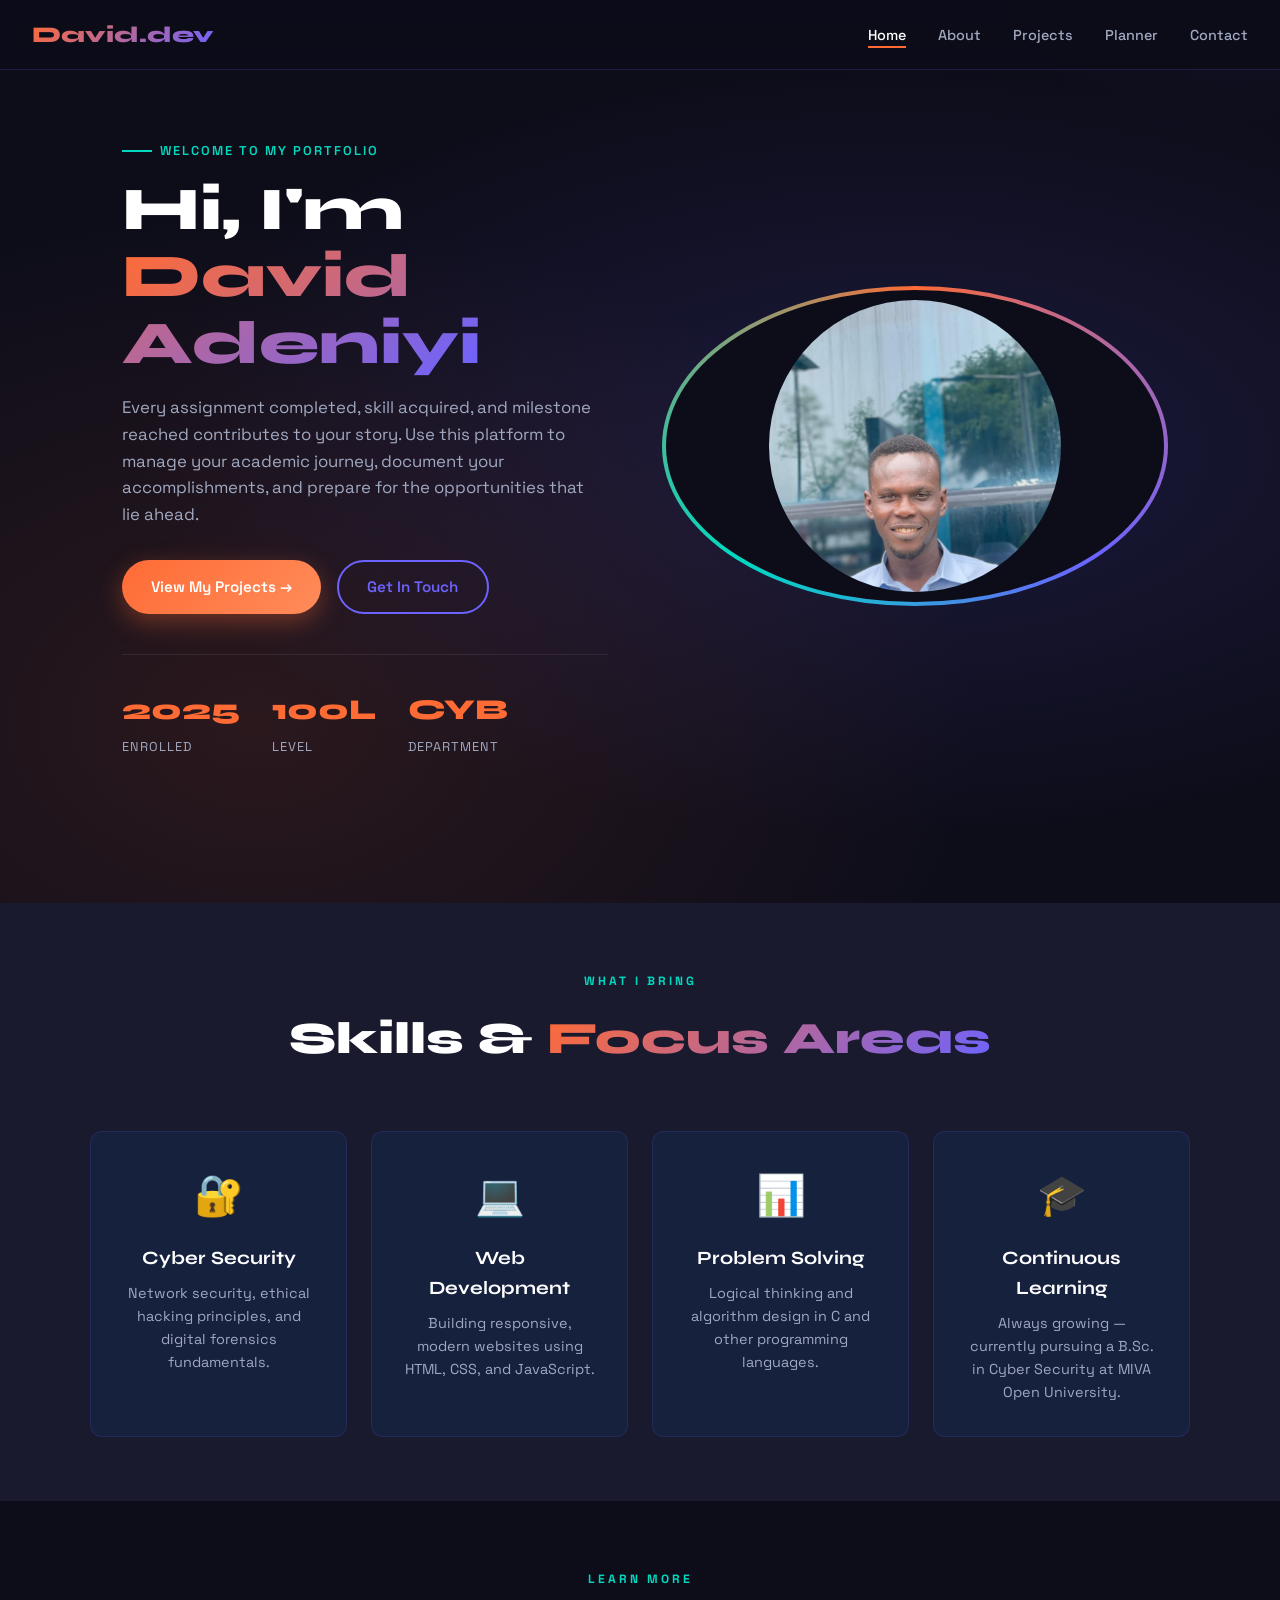
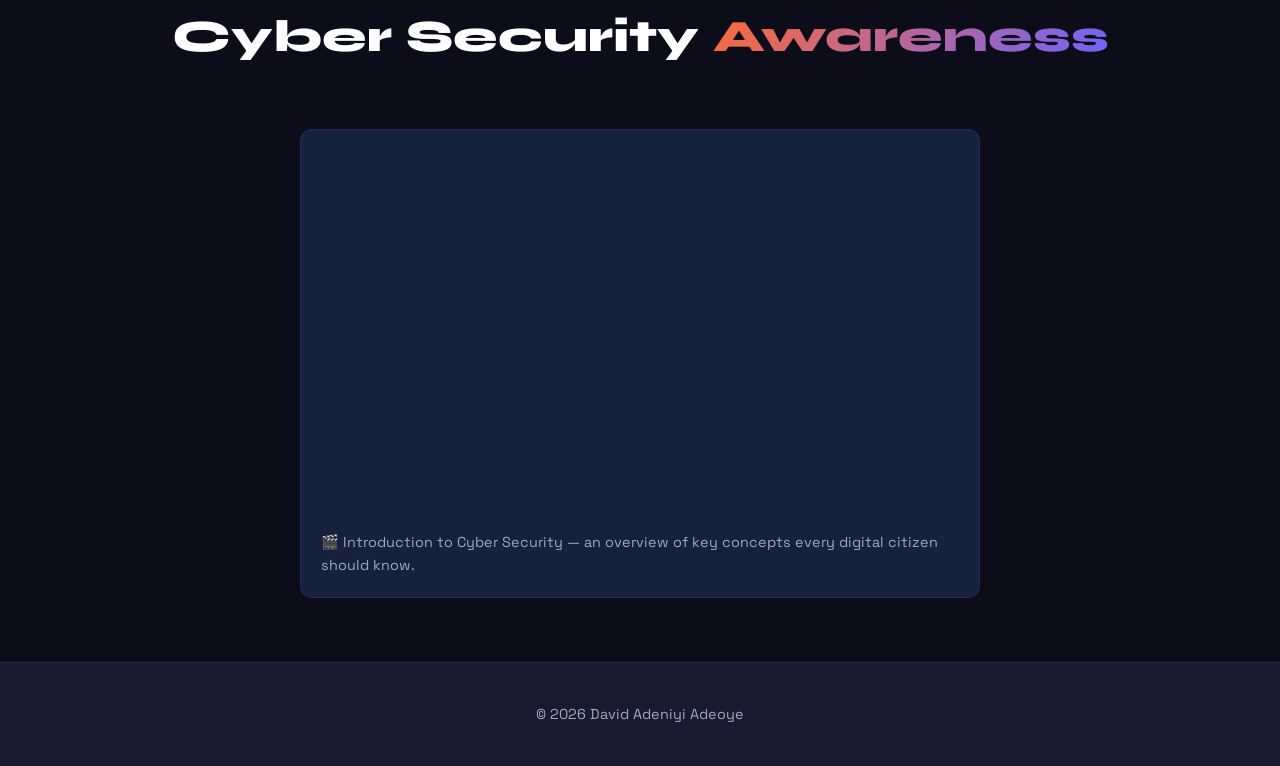
<file: index.html>
<!DOCTYPE html>
<html lang="en">
<head>
  <meta charset="UTF-8" />
  <meta name="viewport" content="width=device-width, initial-scale=1.0" />
  <title>David Adeniyi Adeoye | Portfolio</title>
  <link rel="stylesheet" href="css/style.css" />
</head>
<body>

  <!-- NAV -->
  <nav>
    <a href="index.html" class="nav-logo">David.dev</a>
    <ul class="nav-links">
      <li><a href="index.html">Home</a></li>
      <li><a href="about.html">About</a></li>
      <li><a href="projects.html">Projects</a></li>
      <li><a href="planner.html">Planner</a></li>
      <li><a href="contact.html">Contact</a></li>
    </ul>
    <button class="hamburger" aria-label="Toggle menu">
      <span></span><span></span><span></span>
    </button>
  </nav>

  <!-- HERO -->
  <section class="hero">
    <div class="hero-container">
      <div class="hero-content">
        <div class="hero-eyebrow"><span></span> Welcome to my Portfolio</div>
        <h1>
          Hi, I'm <span class="highlight">David<br/>Adeniyi </span>
        </h1>
        <p class="hero-bio">
          Every assignment completed, skill acquired, and milestone reached contributes to your story.
          Use this platform to manage your academic journey, document your accomplishments, and prepare
          for the opportunities that lie ahead.
        </p>
        <div class="hero-btns">
          <a href="projects.html" class="btn btn-primary">View My Projects →</a>
          <a href="contact.html" class="btn btn-outline">Get In Touch</a>
        </div>
        <div class="hero-stats">
          <div class="stat-item"><span>2025</span><span>Enrolled</span></div>
          <div class="stat-item"><span>100L</span><span>Level</span></div>
          <div class="stat-item"><span>CYB</span><span>Department</span></div>
        </div>
      </div>

      <div class="hero-photo-wrap">
        <img src="images/david.jpeg" alt="David Adeniyi " class="hero-photo" />
      </div>
    </div>
  </section>

  <!-- QUICK INTRO -->
  <section style="background: var(--dark2); padding: 4rem 2rem;">
    <div class="container">
      <div class="section-header fade-up">
        <span class="section-eyebrow">What I Bring</span>
        <h2 class="section-title">Skills &amp; <span>Focus Areas</span></h2>
      </div>
      <div style="display: grid; grid-template-columns: repeat(auto-fit, minmax(220px, 1fr)); gap: 1.5rem;">
        <div class="card fade-up" style="text-align:center;">
          <div style="font-size:2.5rem; margin-bottom:1rem;">🔐</div>
          <h3 style="margin-bottom:0.5rem; font-family:var(--font-display);">Cyber Security</h3>
          <p style="color:var(--muted); font-size:0.9rem;">Network security, ethical hacking principles, and digital forensics fundamentals.</p>
        </div>
        <div class="card fade-up" style="text-align:center;">
          <div style="font-size:2.5rem; margin-bottom:1rem;">💻</div>
          <h3 style="margin-bottom:0.5rem; font-family:var(--font-display);">Web Development</h3>
          <p style="color:var(--muted); font-size:0.9rem;">Building responsive, modern websites using HTML, CSS, and JavaScript.</p>
        </div>
        <div class="card fade-up" style="text-align:center;">
          <div style="font-size:2.5rem; margin-bottom:1rem;">📊</div>
          <h3 style="margin-bottom:0.5rem; font-family:var(--font-display);">Problem Solving</h3>
          <p style="color:var(--muted); font-size:0.9rem;">Logical thinking and algorithm design in C and other programming languages.</p>
        </div>
        <div class="card fade-up" style="text-align:center;">
          <div style="font-size:2.5rem; margin-bottom:1rem;">🎓</div>
          <h3 style="margin-bottom:0.5rem; font-family:var(--font-display);">Continuous Learning</h3>
          <p style="color:var(--muted); font-size:0.9rem;">Always growing — currently pursuing a B.Sc. in Cyber Security at MIVA Open University.</p>
        </div>
      </div>
    </div>
  </section>

  <!-- MULTIMEDIA -->
  <section style="padding: 4rem 2rem;">
    <div class="container">
      
      <div class="section-header fade-up">
        <span class="section-eyebrow">Learn More</span>
        <h2 class="section-title">Cyber Security <span>Awareness</span></h2>
      </div>
      <div style="max-width:680px; margin:0 auto;" class="fade-up">
        <div style="background:var(--card-bg); border-radius:var(--radius); overflow:hidden; border:1px solid rgba(108,99,255,0.15);">
          <div style="position:relative; padding-bottom:56.25%; height:0; overflow:hidden;">
            <iframe
              src="https://www.youtube.com/embed/hxXbvu9J5Pg?rel=0"
              title="Cyber Security Introduction"
              style="position:absolute; top:0; left:0; width:100%; height:100%; border:0;"
              allowfullscreen
              allow="accelerometer; autoplay; clipboard-write; encrypted-media; gyroscope; picture-in-picture">
            </iframe>
          </div>
          <div style="padding:1.25rem;">
            <p style="color:var(--muted); font-size:0.9rem;">
              🎬 Introduction to Cyber Security — an overview of key concepts every digital citizen should know.
            </p>
          </div>
        </div>
      </div>
    </div>
  </section>

  <footer>
    <p>© 2026 David Adeniyi Adeoye </p>
  </footer>

  <script src="js/main.js"></script>
</body>
</html>
</file>
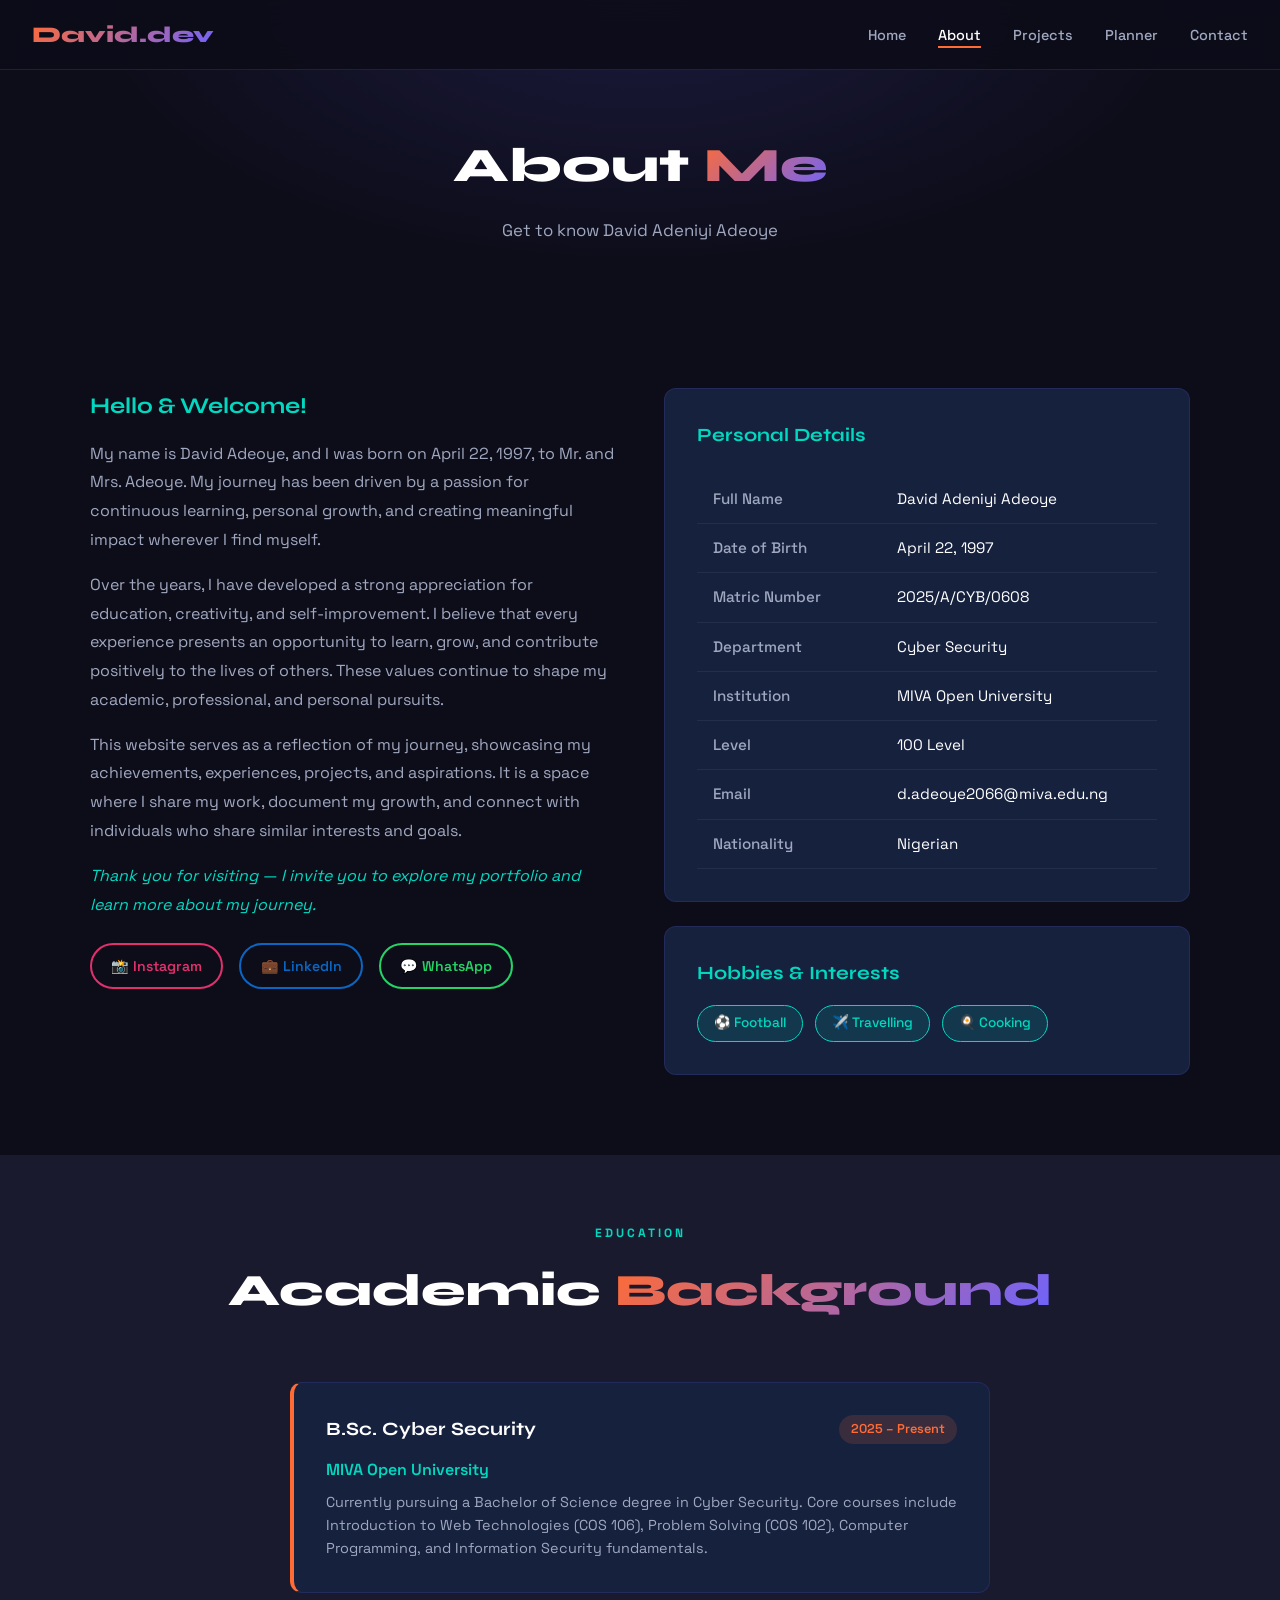
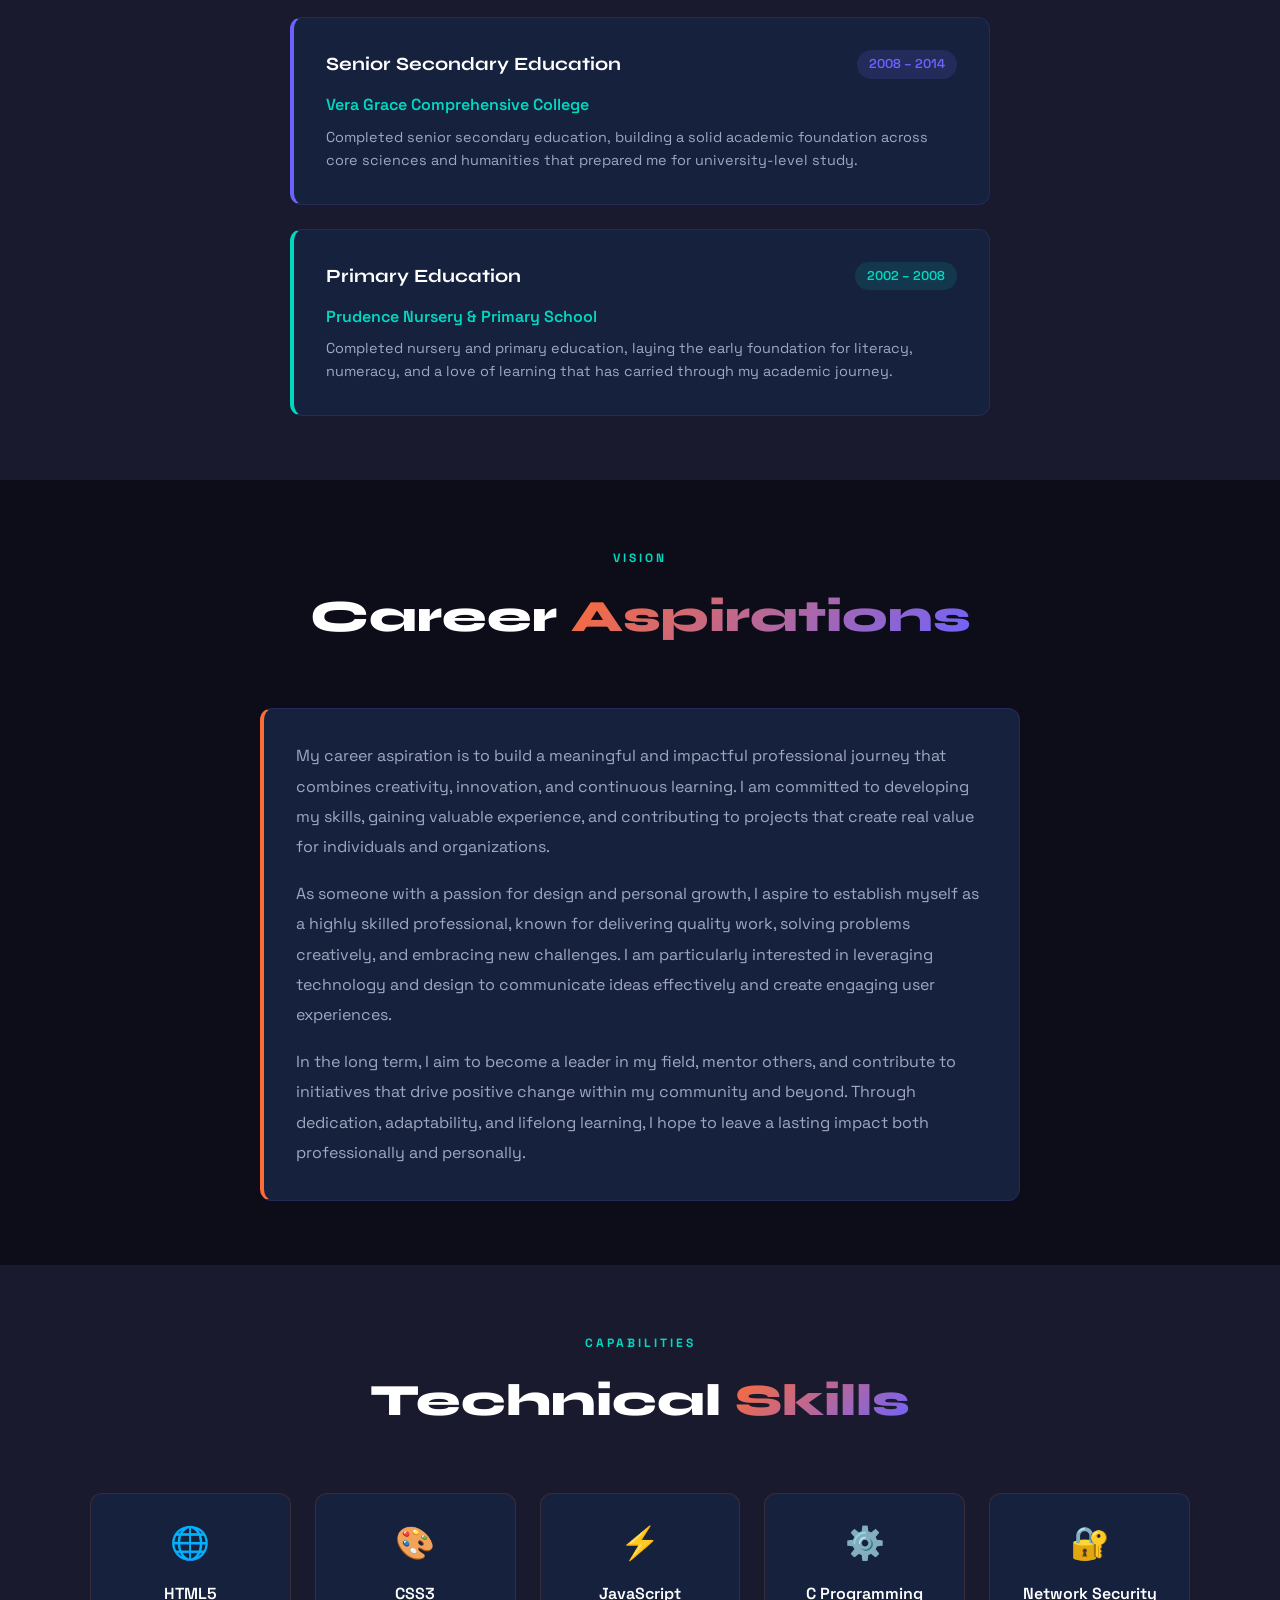
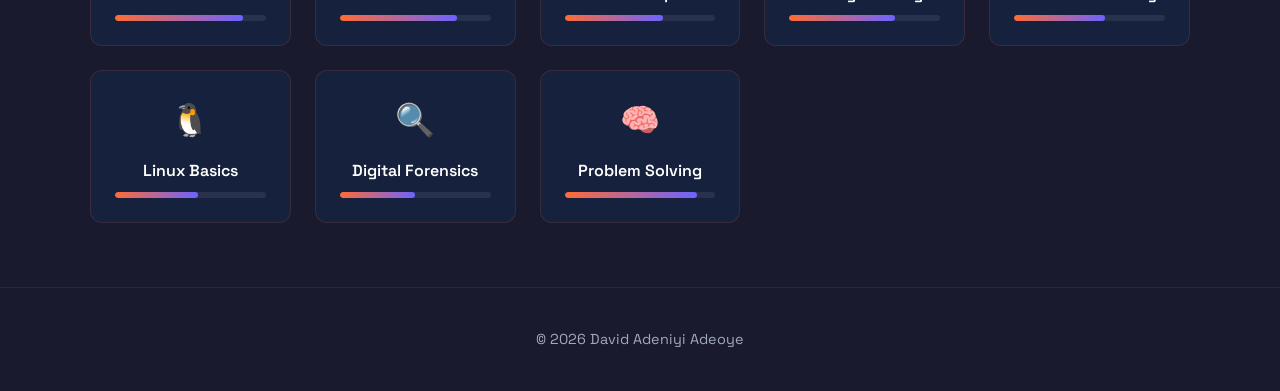
<file: about.html>
<!DOCTYPE html>
<html lang="en">
<head>
  <meta charset="UTF-8" />
  <meta name="viewport" content="width=device-width, initial-scale=1.0" />
  <title>About | David Adeniyi Adeoye</title>
  <link rel="stylesheet" href="css/style.css" />
  <style>
    .social-links { display: flex; gap: 1rem; flex-wrap: wrap; margin-top: 1.5rem; }
    .social-btn {
      display: inline-flex;
      align-items: center;
      gap: 8px;
      padding: 0.6rem 1.2rem;
      border-radius: 50px;
      font-size: 0.88rem;
      font-weight: 600;
      transition: var(--transition);
      border: 2px solid;
    }
    .social-btn.ig  { border-color: #E1306C; color: #E1306C; }
    .social-btn.ig:hover  { background: #E1306C; color: white; }
    .social-btn.li  { border-color: #0A66C2; color: #0A66C2; }
    .social-btn.li:hover  { background: #0A66C2; color: white; }
    .social-btn.wa  { border-color: #25D366; color: #25D366; }
    .social-btn.wa:hover  { background: #25D366; color: white; }
  </style>
</head>
<body>

  <nav>
    <a href="index.html" class="nav-logo">David.dev</a>
    <ul class="nav-links">
      <li><a href="index.html">Home</a></li>
      <li><a href="about.html">About</a></li>
      <li><a href="projects.html">Projects</a></li>
      <li><a href="planner.html">Planner</a></li>
      <li><a href="contact.html">Contact</a></li>
    </ul>
    <button class="hamburger" aria-label="Toggle menu">
      <span></span><span></span><span></span>
    </button>
  </nav>

  <div class="page-hero">
    <h1>About <span style="background:linear-gradient(135deg,var(--primary),var(--secondary));-webkit-background-clip:text;-webkit-text-fill-color:transparent;background-clip:text;">Me</span></h1>
    <p>Get to know David Adeniyi Adeoye</p>
  </div>

  <!-- BIO & INFO -->
  <section>
    <div class="container">
      <div class="about-grid">

        <div class="about-text fade-up">
          <h3>Hello &amp; Welcome!</h3>
          <p>
            My name is David Adeoye, and I was born on April 22, 1997, to Mr. and Mrs. Adeoye.
            My journey has been driven by a passion for continuous learning, personal growth, and
            creating meaningful impact wherever I find myself.
          </p>
          <p>
            Over the years, I have developed a strong appreciation for education, creativity, and
            self-improvement. I believe that every experience presents an opportunity to learn, grow,
            and contribute positively to the lives of others. These values continue to shape my
            academic, professional, and personal pursuits.
          </p>
          <p>
            This website serves as a reflection of my journey, showcasing my achievements, experiences,
            projects, and aspirations. It is a space where I share my work, document my growth, and
            connect with individuals who share similar interests and goals.
          </p>
          <p style="color:var(--accent); font-style:italic;">
            Thank you for visiting — I invite you to explore my portfolio and learn more about my journey.
          </p>

          <!-- Social Links -->
          <div class="social-links">
            <a class="social-btn ig" href="https://www.instagram.com/swiftimprints?utm_source=qr&igsh=MWFsdjZqYzdhcW9maQ==" target="_blank" rel="noopener">
              📸 Instagram
            </a>
            <a class="social-btn li" href="https://www.linkedin.com/in/david-adeniyi-a-998509254?utm_source=share_via&utm_content=profile&utm_medium=member_android" target="_blank" rel="noopener">
              💼 LinkedIn
            </a>
            <a class="social-btn wa" href="https://wa.me/+2347068038739" target="_blank" rel="noopener">
              💬 WhatsApp
            </a>
          </div>
        </div>

        <div class="fade-up">
          <div class="card" style="margin-bottom:1.5rem;">
            <h3 style="font-family:var(--font-display); margin-bottom:1rem; color:var(--accent);">Personal Details</h3>
            <table class="info-table">
              <tbody>
                <tr><td>Full Name</td><td>David Adeniyi Adeoye</td></tr>
                <tr><td>Date of Birth</td><td>April 22, 1997</td></tr>
                <tr><td>Matric Number</td><td>2025/A/CYB/0608</td></tr>
                <tr><td>Department</td><td>Cyber Security</td></tr>
                <tr><td>Institution</td><td>MIVA Open University</td></tr>
                <tr><td>Level</td><td>100 Level</td></tr>
                <tr><td>Email</td><td>d.adeoye2066@miva.edu.ng</td></tr>
                <tr><td>Nationality</td><td>Nigerian</td></tr>
              </tbody>
            </table>
          </div>

          <div class="card">
            <h3 style="font-family:var(--font-display); margin-bottom:1rem; color:var(--accent);">Hobbies &amp; Interests</h3>
            <div class="hobbies-list">
              <span class="hobby-tag">⚽ Football</span>
              <span class="hobby-tag">✈️ Travelling</span>
              <span class="hobby-tag">🍳 Cooking</span>
            </div>
          </div>
        </div>
      </div>
    </div>
  </section>

  <!-- EDUCATIONAL BACKGROUND -->
  <section style="background:var(--dark2); padding: 4rem 2rem;">
    <div class="container">
      <div class="section-header fade-up">
        <span class="section-eyebrow">Education</span>
        <h2 class="section-title">Academic <span>Background</span></h2>
      </div>
      <div style="max-width:700px; margin:0 auto; display:flex; flex-direction:column; gap:1.5rem;">

        <div class="card fade-up" style="border-left: 4px solid var(--primary);">
          <div style="display:flex; justify-content:space-between; align-items:flex-start; flex-wrap:wrap; gap:0.5rem; margin-bottom:0.75rem;">
            <h3 style="font-family:var(--font-display);">B.Sc. Cyber Security</h3>
            <span style="background:rgba(255,107,53,0.15); color:var(--primary); padding:0.25rem 0.75rem; border-radius:50px; font-size:0.8rem; font-weight:600;">2025 – Present</span>
          </div>
          <p style="color:var(--accent); font-weight:600; margin-bottom:0.5rem;">MIVA Open University</p>
          <p style="color:var(--muted); font-size:0.9rem;">Currently pursuing a Bachelor of Science degree in Cyber Security. Core courses include Introduction to Web Technologies (COS 106), Problem Solving (COS 102), Computer Programming, and Information Security fundamentals.</p>
        </div>

        <div class="card fade-up" style="border-left: 4px solid var(--secondary);">
          <div style="display:flex; justify-content:space-between; align-items:flex-start; flex-wrap:wrap; gap:0.5rem; margin-bottom:0.75rem;">
            <h3 style="font-family:var(--font-display);">Senior Secondary Education</h3>
            <span style="background:rgba(108,99,255,0.15); color:var(--secondary); padding:0.25rem 0.75rem; border-radius:50px; font-size:0.8rem; font-weight:600;">2008 – 2014</span>
          </div>
          <p style="color:var(--accent); font-weight:600; margin-bottom:0.5rem;">Vera Grace Comprehensive College</p>
          <p style="color:var(--muted); font-size:0.9rem;">Completed senior secondary education, building a solid academic foundation across core sciences and humanities that prepared me for university-level study.</p>
        </div>

        <div class="card fade-up" style="border-left: 4px solid var(--accent);">
          <div style="display:flex; justify-content:space-between; align-items:flex-start; flex-wrap:wrap; gap:0.5rem; margin-bottom:0.75rem;">
            <h3 style="font-family:var(--font-display);">Primary Education</h3>
            <span style="background:rgba(0,217,192,0.12); color:var(--accent); padding:0.25rem 0.75rem; border-radius:50px; font-size:0.8rem; font-weight:600;">2002 – 2008</span>
          </div>
          <p style="color:var(--accent); font-weight:600; margin-bottom:0.5rem;">Prudence Nursery &amp; Primary School</p>
          <p style="color:var(--muted); font-size:0.9rem;">Completed nursery and primary education, laying the early foundation for literacy, numeracy, and a love of learning that has carried through my academic journey.</p>
        </div>

      </div>
    </div>
  </section>

  <!-- CAREER ASPIRATIONS -->
  <section style="padding: 4rem 2rem;">
    <div class="container">
      <div class="section-header fade-up">
        <span class="section-eyebrow">Vision</span>
        <h2 class="section-title">Career <span>Aspirations</span></h2>
      </div>
      <div class="card fade-up" style="max-width:760px; margin:0 auto; border-left:4px solid var(--primary);">
        <p style="color:var(--muted); line-height:1.9; margin-bottom:1rem;">
          My career aspiration is to build a meaningful and impactful professional journey that combines
          creativity, innovation, and continuous learning. I am committed to developing my skills, gaining
          valuable experience, and contributing to projects that create real value for individuals and organizations.
        </p>
        <p style="color:var(--muted); line-height:1.9; margin-bottom:1rem;">
          As someone with a passion for design and personal growth, I aspire to establish myself as a highly
          skilled professional, known for delivering quality work, solving problems creatively, and embracing
          new challenges. I am particularly interested in leveraging technology and design to communicate ideas
          effectively and create engaging user experiences.
        </p>
        <p style="color:var(--muted); line-height:1.9;">
          In the long term, I aim to become a leader in my field, mentor others, and contribute to initiatives
          that drive positive change within my community and beyond. Through dedication, adaptability, and
          lifelong learning, I hope to leave a lasting impact both professionally and personally.
        </p>
      </div>
    </div>
  </section>

  <!-- TECHNICAL SKILLS -->
  <section style="background:var(--dark2); padding: 4rem 2rem;">
    <div class="container">
      <div class="section-header fade-up">
        <span class="section-eyebrow">Capabilities</span>
        <h2 class="section-title">Technical <span>Skills</span></h2>
      </div>
      <div class="skills-grid">
        <div class="skill-card fade-up">
          <div class="skill-icon">🌐</div>
          <div class="skill-name">HTML5</div>
          <div class="skill-bar-wrap"><div class="skill-bar" data-width="85%" style="width:0%"></div></div>
        </div>
        <div class="skill-card fade-up">
          <div class="skill-icon">🎨</div>
          <div class="skill-name">CSS3</div>
          <div class="skill-bar-wrap"><div class="skill-bar" data-width="78%" style="width:0%"></div></div>
        </div>
        <div class="skill-card fade-up">
          <div class="skill-icon">⚡</div>
          <div class="skill-name">JavaScript</div>
          <div class="skill-bar-wrap"><div class="skill-bar" data-width="65%" style="width:0%"></div></div>
        </div>
        <div class="skill-card fade-up">
          <div class="skill-icon">⚙️</div>
          <div class="skill-name">C Programming</div>
          <div class="skill-bar-wrap"><div class="skill-bar" data-width="70%" style="width:0%"></div></div>
        </div>
        <div class="skill-card fade-up">
          <div class="skill-icon">🔐</div>
          <div class="skill-name">Network Security</div>
          <div class="skill-bar-wrap"><div class="skill-bar" data-width="60%" style="width:0%"></div></div>
        </div>
        <div class="skill-card fade-up">
          <div class="skill-icon">🐧</div>
          <div class="skill-name">Linux Basics</div>
          <div class="skill-bar-wrap"><div class="skill-bar" data-width="55%" style="width:0%"></div></div>
        </div>
        <div class="skill-card fade-up">
          <div class="skill-icon">🔍</div>
          <div class="skill-name">Digital Forensics</div>
          <div class="skill-bar-wrap"><div class="skill-bar" data-width="50%" style="width:0%"></div></div>
        </div>
        <div class="skill-card fade-up">
          <div class="skill-icon">🧠</div>
          <div class="skill-name">Problem Solving</div>
          <div class="skill-bar-wrap"><div class="skill-bar" data-width="88%" style="width:0%"></div></div>
        </div>
      </div>
    </div>
  </section>

  <footer>
    <p>© 2026 David Adeniyi Adeoye </p>
  </footer>
  <script src="js/main.js"></script>
</body>
</html>
</file>
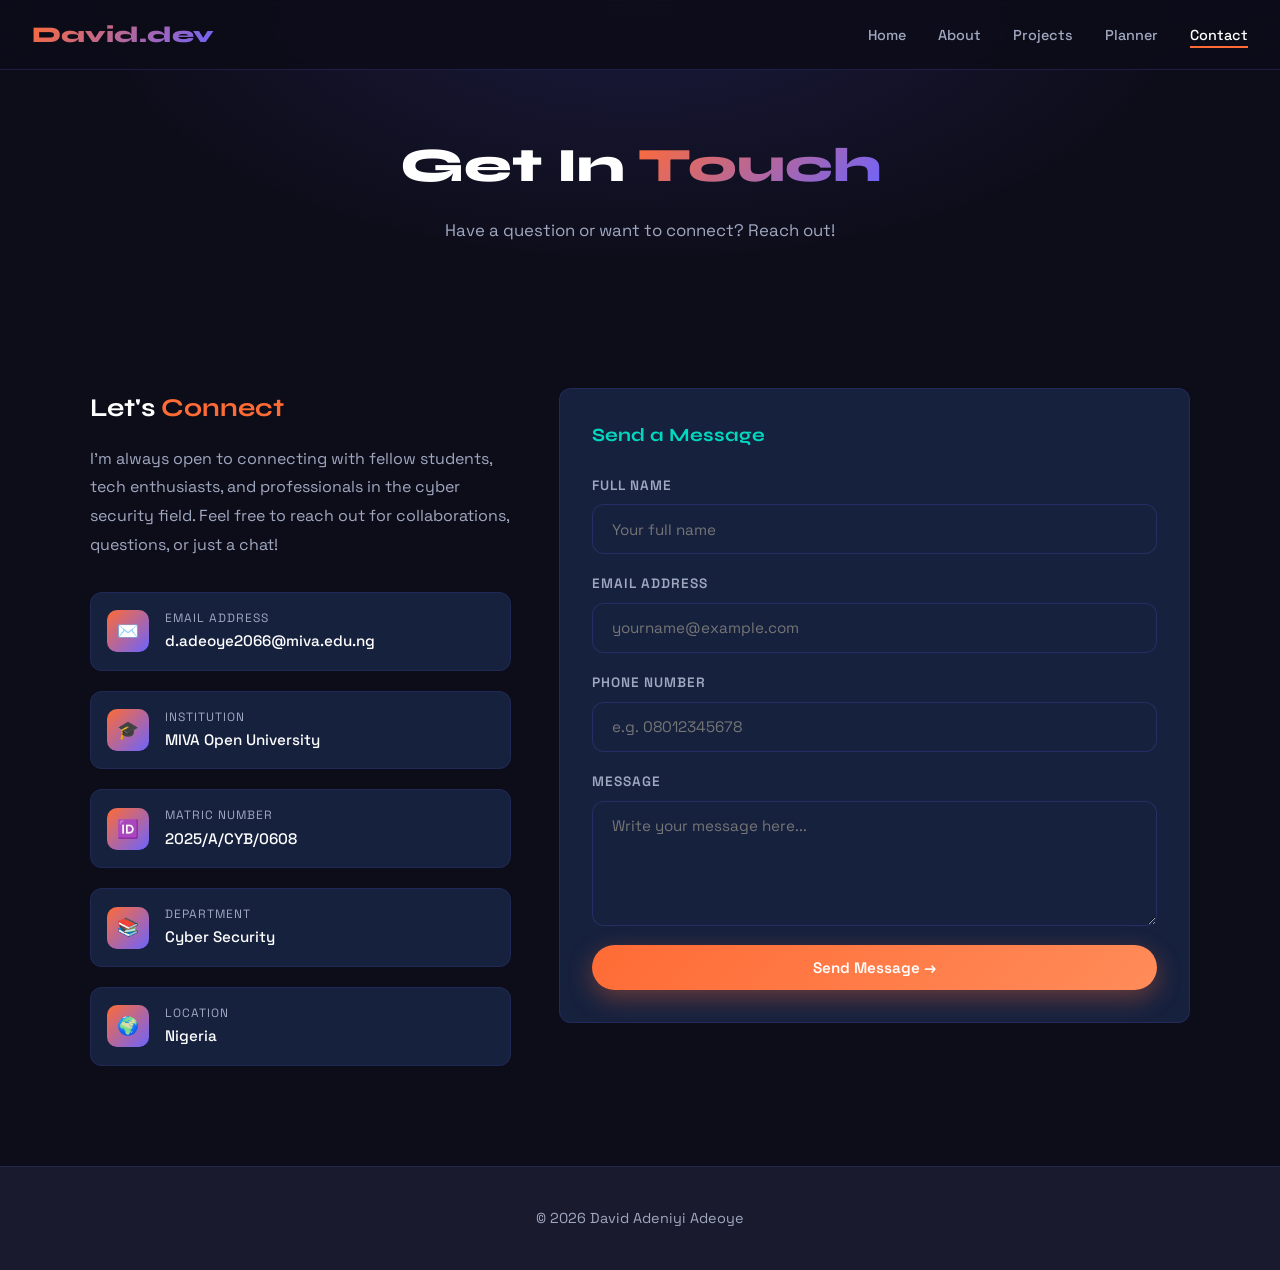
<file: contact.html>
<!DOCTYPE html>
<html lang="en">
<head>
  <meta charset="UTF-8" />
  <meta name="viewport" content="width=device-width, initial-scale=1.0" />
  <title>Contact | David Adeniyi Adeoye</title>
  <link rel="stylesheet" href="css/style.css" />
</head>
<body>

  <nav>
    <a href="index.html" class="nav-logo">David.dev</a>
    <ul class="nav-links">
      <li><a href="index.html">Home</a></li>
      <li><a href="about.html">About</a></li>
      <li><a href="projects.html">Projects</a></li>
      <li><a href="planner.html">Planner</a></li>
      <li><a href="contact.html">Contact</a></li>
    </ul>
    <button class="hamburger" aria-label="Toggle menu">
      <span></span><span></span><span></span>
    </button>
  </nav>

  <div class="page-hero">
    <h1>Get In <span style="background:linear-gradient(135deg,var(--primary),var(--secondary));-webkit-background-clip:text;-webkit-text-fill-color:transparent;background-clip:text;">Touch</span></h1>
    <p>Have a question or want to connect? Reach out!</p>
  </div>

  <section>
    <div class="container">
      <div class="contact-grid">

        <!-- Info -->
        <div class="contact-info fade-up">
          <h3>Let's <span style="color:var(--primary);">Connect</span></h3>
          <p>
            I'm always open to connecting with fellow students, tech enthusiasts, and professionals
            in the cyber security field. Feel free to reach out for collaborations, questions, or just a chat!
          </p>

          <div class="contact-item">
            <div class="contact-icon">✉️</div>
            <div class="contact-item-text">
              <span>Email Address</span>
              <span>d.adeoye2066@miva.edu.ng</span>
            </div>
          </div>

          <div class="contact-item">
            <div class="contact-icon">🎓</div>
            <div class="contact-item-text">
              <span>Institution</span>
              <span>MIVA Open University</span>
            </div>
          </div>

          <div class="contact-item">
            <div class="contact-icon">🆔</div>
            <div class="contact-item-text">
              <span>Matric Number</span>
              <span>2025/A/CYB/0608</span>
            </div>
          </div>

          <div class="contact-item">
            <div class="contact-icon">📚</div>
            <div class="contact-item-text">
              <span>Department</span>
              <span>Cyber Security</span>
            </div>
          </div>

          <div class="contact-item">
            <div class="contact-icon">🌍</div>
            <div class="contact-item-text">
              <span>Location</span>
              <span>Nigeria</span>
            </div>
          </div>
        </div>

        <!-- Form -->
        <div class="fade-up">
          <div class="card">
            <h3 style="font-family:var(--font-display); margin-bottom:1.5rem; color:var(--accent);">Send a Message</h3>

            <div id="form-success" class="form-success">
              ✅ Message sent successfully! I'll get back to you soon.
            </div>

            <form id="contact-form" class="contact-form" novalidate>
              <div class="form-group">
                <label for="c-name">Full Name</label>
                <input type="text" id="c-name" placeholder="Your full name" />
                <span class="form-error" id="c-name-error"></span>
              </div>

              <div class="form-group">
                <label for="c-email">Email Address</label>
                <input type="email" id="c-email" placeholder="yourname@example.com" />
                <span class="form-error" id="c-email-error"></span>
              </div>

              <div class="form-group">
                <label for="c-phone">Phone Number</label>
                <input type="tel" id="c-phone" placeholder="e.g. 08012345678" />
                <span class="form-error" id="c-phone-error"></span>
              </div>

              <div class="form-group">
                <label for="c-message">Message</label>
                <textarea id="c-message" rows="5" placeholder="Write your message here..."></textarea>
                <span class="form-error" id="c-message-error"></span>
              </div>

              <button type="submit" class="btn btn-primary" style="width:100%; justify-content:center;">
                Send Message →
              </button>
            </form>
          </div>
        </div>

      </div>
    </div>
  </section>

  <footer>
    <p>© 2026 David Adeniyi Adeoye </p>
  </footer>

  <script src="js/main.js"></script>
  <script src="js/contact.js"></script>
</body>
</html>
</file>
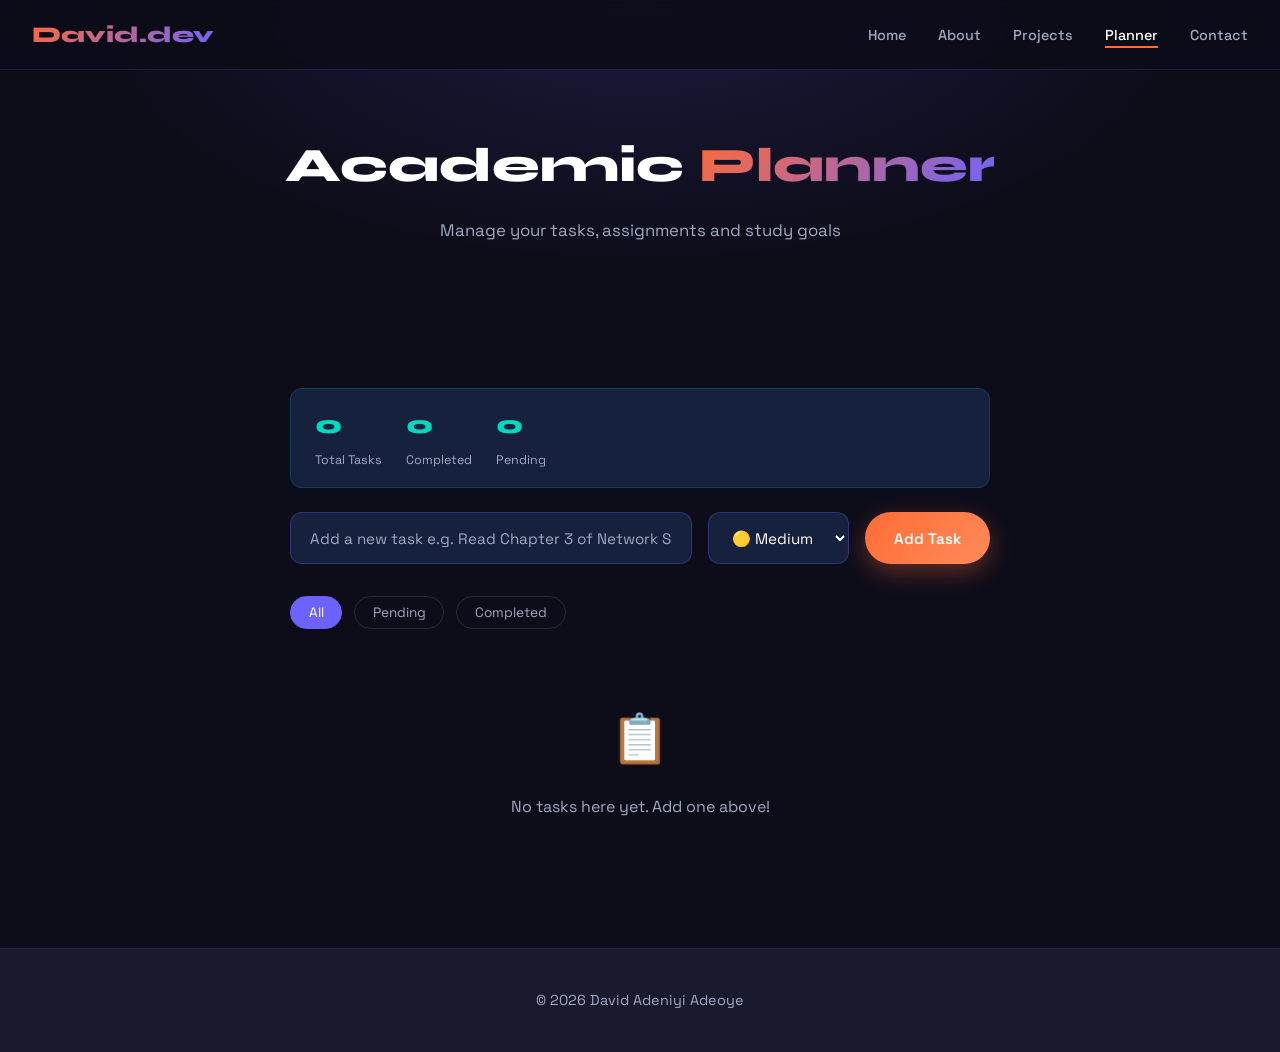
<file: planner.html>
<!DOCTYPE html>
<html lang="en">
<head>
  <meta charset="UTF-8" />
  <meta name="viewport" content="width=device-width, initial-scale=1.0" />
  <title>Academic Planner | David Adeniyi Adeoye</title>
  <link rel="stylesheet" href="css/style.css" />
</head>
<body>

  <nav>
    <a href="index.html" class="nav-logo">David.dev</a>
    <ul class="nav-links">
      <li><a href="index.html">Home</a></li>
      <li><a href="about.html">About</a></li>
      <li><a href="projects.html">Projects</a></li>
      <li><a href="planner.html">Planner</a></li>
      <li><a href="contact.html">Contact</a></li>
    </ul>
    <button class="hamburger" aria-label="Toggle menu">
      <span></span><span></span><span></span>
    </button>
  </nav>

  <div class="page-hero">
    <h1>Academic <span style="background:linear-gradient(135deg,var(--primary),var(--secondary));-webkit-background-clip:text;-webkit-text-fill-color:transparent;background-clip:text;">Planner</span></h1>
    <p>Manage your tasks, assignments and study goals</p>
  </div>

  <section>
    <div class="container">
      <div class="planner-wrap">

        <!-- Stats -->
        <div class="planner-stats fade-up">
          <div class="p-stat">
            <span id="stat-total">0</span>
            <span>Total Tasks</span>
          </div>
          <div class="p-stat">
            <span id="stat-completed">0</span>
            <span>Completed</span>
          </div>
          <div class="p-stat">
            <span id="stat-pending">0</span>
            <span>Pending</span>
          </div>
        </div>

        <!-- Add Task -->
        <div class="fade-up">
          <div class="planner-input-row">
            <input
              type="text"
              id="task-input"
              class="planner-input"
              placeholder="Add a new task e.g. Read Chapter 3 of Network Security..."
            />
            <select id="task-priority" class="select-input">
              <option value="high">🔴 High</option>
              <option value="medium" selected>🟡 Medium</option>
              <option value="low">🟢 Low</option>
            </select>
            <button class="btn btn-primary" onclick="addTask()">Add Task</button>
          </div>

          <!-- Filters -->
          <div class="task-filters">
            <button class="filter-btn active" data-filter="all" onclick="setFilter('all')">All</button>
            <button class="filter-btn" data-filter="pending" onclick="setFilter('pending')">Pending</button>
            <button class="filter-btn" data-filter="completed" onclick="setFilter('completed')">Completed</button>
          </div>
        </div>

        <!-- Task List -->
        <div id="task-list" class="task-list"></div>

      </div>
    </div>
  </section>

  <footer>
    <p>© 2026 David Adeniyi Adeoye </p>
  </footer>

  <script src="js/main.js"></script>
  <script src="js/planner.js"></script>
</body>
</html>
</file>
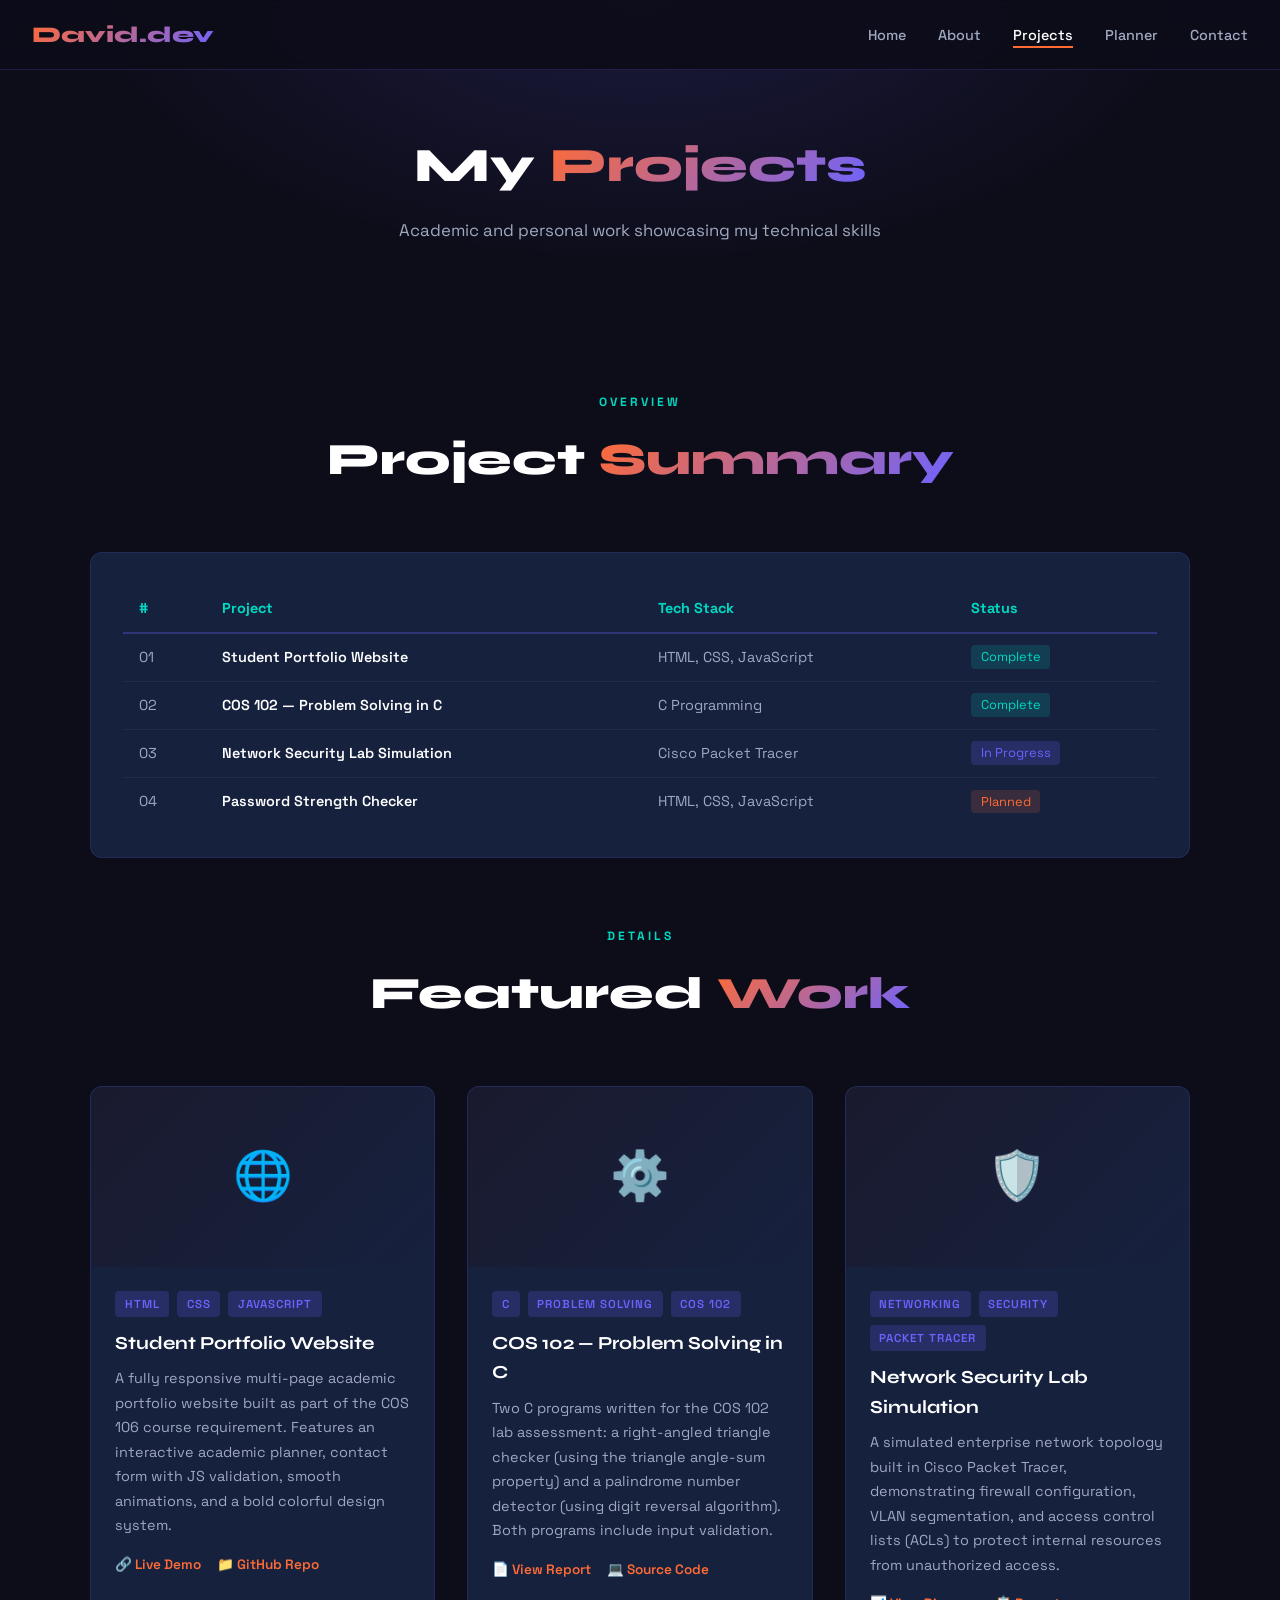
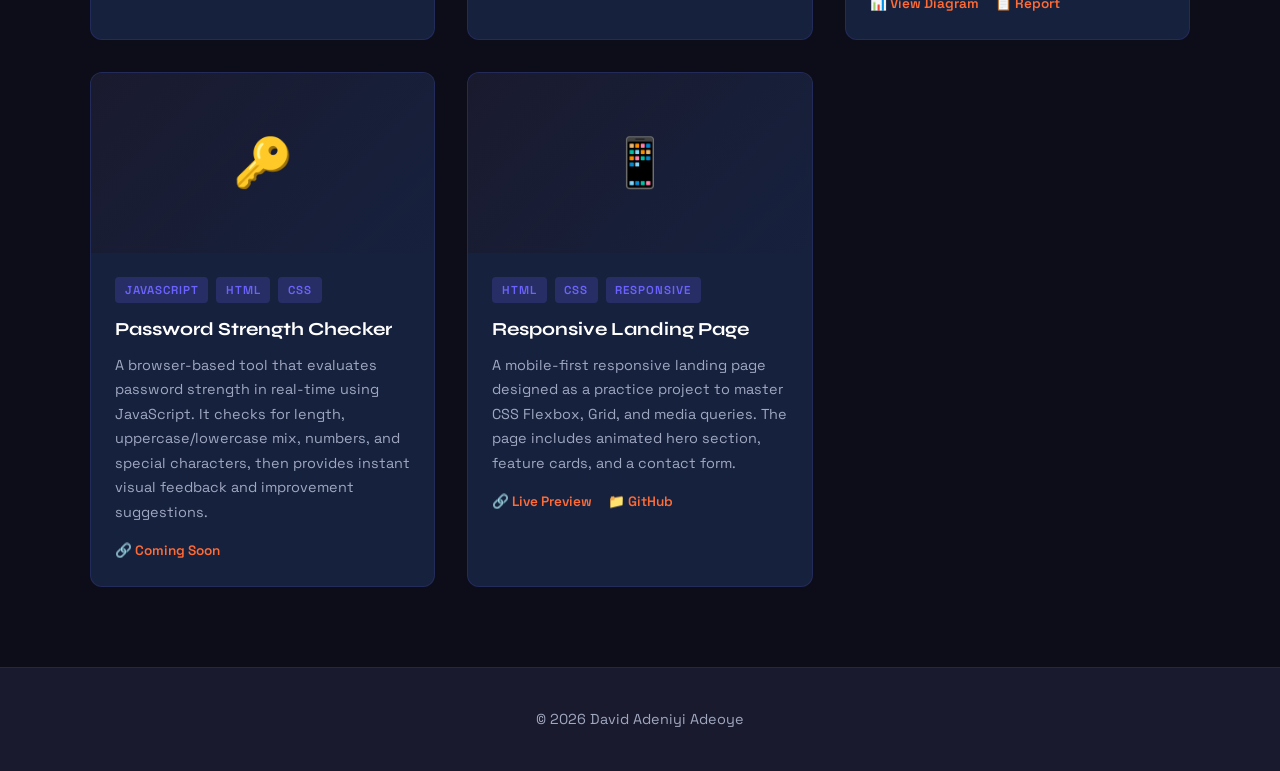
<file: projects.html>
<!DOCTYPE html>
<html lang="en">
<head>
  <meta charset="UTF-8" />
  <meta name="viewport" content="width=device-width, initial-scale=1.0" />
  <title>Projects | David Adeniyi Adeoye</title>
  <link rel="stylesheet" href="css/style.css" />
</head>
<body>

  <nav>
    <a href="index.html" class="nav-logo">David.dev</a>
    <ul class="nav-links">
      <li><a href="index.html">Home</a></li>
      <li><a href="about.html">About</a></li>
      <li><a href="projects.html">Projects</a></li>
      <li><a href="planner.html">Planner</a></li>
      <li><a href="contact.html">Contact</a></li>
    </ul>
    <button class="hamburger" aria-label="Toggle menu">
      <span></span><span></span><span></span>
    </button>
  </nav>

  <div class="page-hero">
    <h1>My <span style="background:linear-gradient(135deg,var(--primary),var(--secondary));-webkit-background-clip:text;-webkit-text-fill-color:transparent;background-clip:text;">Projects</span></h1>
    <p>Academic and personal work showcasing my technical skills</p>
  </div>

  <section>
    <div class="container">

      <!-- FEATURED PROJECT TABLE -->
      <div class="section-header fade-up">
        <span class="section-eyebrow">Overview</span>
        <h2 class="section-title">Project <span>Summary</span></h2>
      </div>
      <div class="card fade-up" style="overflow-x:auto; margin-bottom:4rem;">
        <table style="width:100%; border-collapse:collapse; font-size:0.9rem;">
          <thead>
            <tr style="border-bottom:2px solid rgba(108,99,255,0.3);">
              <th style="text-align:left; padding:0.75rem 1rem; color:var(--accent); font-weight:700;">#</th>
              <th style="text-align:left; padding:0.75rem 1rem; color:var(--accent); font-weight:700;">Project</th>
              <th style="text-align:left; padding:0.75rem 1rem; color:var(--accent); font-weight:700;">Tech Stack</th>
              <th style="text-align:left; padding:0.75rem 1rem; color:var(--accent); font-weight:700;">Status</th>
            </tr>
          </thead>
          <tbody>
            <tr style="border-bottom:1px solid rgba(255,255,255,0.05);">
              <td style="padding:0.75rem 1rem; color:var(--muted);">01</td>
              <td style="padding:0.75rem 1rem; font-weight:600;">Student Portfolio Website</td>
              <td style="padding:0.75rem 1rem; color:var(--muted);">HTML, CSS, JavaScript</td>
              <td style="padding:0.75rem 1rem;"><span style="background:rgba(0,217,192,0.15); color:var(--accent); padding:0.2rem 0.6rem; border-radius:4px; font-size:0.8rem;">Complete</span></td>
            </tr>
            <tr style="border-bottom:1px solid rgba(255,255,255,0.05);">
              <td style="padding:0.75rem 1rem; color:var(--muted);">02</td>
              <td style="padding:0.75rem 1rem; font-weight:600;">COS 102 — Problem Solving in C</td>
              <td style="padding:0.75rem 1rem; color:var(--muted);">C Programming</td>
              <td style="padding:0.75rem 1rem;"><span style="background:rgba(0,217,192,0.15); color:var(--accent); padding:0.2rem 0.6rem; border-radius:4px; font-size:0.8rem;">Complete</span></td>
            </tr>
            <tr style="border-bottom:1px solid rgba(255,255,255,0.05);">
              <td style="padding:0.75rem 1rem; color:var(--muted);">03</td>
              <td style="padding:0.75rem 1rem; font-weight:600;">Network Security Lab Simulation</td>
              <td style="padding:0.75rem 1rem; color:var(--muted);">Cisco Packet Tracer</td>
              <td style="padding:0.75rem 1rem;"><span style="background:rgba(108,99,255,0.2); color:var(--secondary); padding:0.2rem 0.6rem; border-radius:4px; font-size:0.8rem;">In Progress</span></td>
            </tr>
            <tr>
              <td style="padding:0.75rem 1rem; color:var(--muted);">04</td>
              <td style="padding:0.75rem 1rem; font-weight:600;">Password Strength Checker</td>
              <td style="padding:0.75rem 1rem; color:var(--muted);">HTML, CSS, JavaScript</td>
              <td style="padding:0.75rem 1rem;"><span style="background:rgba(255,107,53,0.15); color:var(--primary); padding:0.2rem 0.6rem; border-radius:4px; font-size:0.8rem;">Planned</span></td>
            </tr>
          </tbody>
        </table>
      </div>

      <!-- PROJECT CARDS -->
      <div class="section-header fade-up">
        <span class="section-eyebrow">Details</span>
        <h2 class="section-title">Featured <span>Work</span></h2>
      </div>

      <div class="projects-grid">

        <div class="project-card fade-up">
          <div class="project-img">🌐</div>
          <div class="project-body">
            <div class="project-tags">
              <span class="tag">HTML</span>
              <span class="tag">CSS</span>
              <span class="tag">JavaScript</span>
            </div>
            <h3 class="project-title">Student Portfolio Website</h3>
            <p class="project-desc">
              A fully responsive multi-page academic portfolio website built as part of the COS 106
              course requirement. Features an interactive academic planner, contact form with JS
              validation, smooth animations, and a bold colorful design system.
            </p>
            <div class="project-links">
              <a href="#" class="project-link">🔗 Live Demo</a>
              <a href="#" class="project-link">📁 GitHub Repo</a>
            </div>
          </div>
        </div>

        <div class="project-card fade-up">
          <div class="project-img">⚙️</div>
          <div class="project-body">
            <div class="project-tags">
              <span class="tag">C</span>
              <span class="tag">Problem Solving</span>
              <span class="tag">COS 102</span>
            </div>
            <h3 class="project-title">COS 102 — Problem Solving in C</h3>
            <p class="project-desc">
              Two C programs written for the COS 102 lab assessment: a right-angled triangle
              checker (using the triangle angle-sum property) and a palindrome number detector
              (using digit reversal algorithm). Both programs include input validation.
            </p>
            <div class="project-links">
              <a href="#" class="project-link">📄 View Report</a>
              <a href="#" class="project-link">💻 Source Code</a>
            </div>
          </div>
        </div>

        <div class="project-card fade-up">
          <div class="project-img">🛡️</div>
          <div class="project-body">
            <div class="project-tags">
              <span class="tag">Networking</span>
              <span class="tag">Security</span>
              <span class="tag">Packet Tracer</span>
            </div>
            <h3 class="project-title">Network Security Lab Simulation</h3>
            <p class="project-desc">
              A simulated enterprise network topology built in Cisco Packet Tracer, demonstrating
              firewall configuration, VLAN segmentation, and access control lists (ACLs) to
              protect internal resources from unauthorized access.
            </p>
            <div class="project-links">
              <a href="#" class="project-link">📊 View Diagram</a>
              <a href="#" class="project-link">📋 Report</a>
            </div>
          </div>
        </div>

        <div class="project-card fade-up">
          <div class="project-img">🔑</div>
          <div class="project-body">
            <div class="project-tags">
              <span class="tag">JavaScript</span>
              <span class="tag">HTML</span>
              <span class="tag">CSS</span>
            </div>
            <h3 class="project-title">Password Strength Checker</h3>
            <p class="project-desc">
              A browser-based tool that evaluates password strength in real-time using JavaScript.
              It checks for length, uppercase/lowercase mix, numbers, and special characters,
              then provides instant visual feedback and improvement suggestions.
            </p>
            <div class="project-links">
              <a href="#" class="project-link">🔗 Coming Soon</a>
            </div>
          </div>
        </div>

        <div class="project-card fade-up">
          <div class="project-img">📱</div>
          <div class="project-body">
            <div class="project-tags">
              <span class="tag">HTML</span>
              <span class="tag">CSS</span>
              <span class="tag">Responsive</span>
            </div>
            <h3 class="project-title">Responsive Landing Page</h3>
            <p class="project-desc">
              A mobile-first responsive landing page designed as a practice project to master CSS
              Flexbox, Grid, and media queries. The page includes animated hero section, feature
              cards, and a contact form.
            </p>
            <div class="project-links">
              <a href="#" class="project-link">🔗 Live Preview</a>
              <a href="#" class="project-link">📁 GitHub</a>
            </div>
          </div>
        </div>

      </div>
    </div>
  </section>

  <footer>
    <p>© 2026 David Adeniyi Adeoye </p>
  </footer>

  <script src="js/main.js"></script>
</body>
</html>
</file>
<file: css/style.css>
@import url("https://fonts.googleapis.com/css2?family=Space+Grotesk:wght@300;400;500;600;700&family=Syne:wght@700;800&display=swap");

/* === TOKENS === */
:root {
  --primary: #ff6b35; /* vibrant orange */
  --secondary: #6c63ff; /* electric purple */
  --accent: #00d9c0; /* cyan-green */
  --dark: #0d0d1a;
  --dark2: #1a1a2e;
  --card-bg: #16213e;
  --white: #ffffff;
  --muted: #a0a8c0;
  --font-display: "Syne", sans-serif;
  --font-body: "Space Grotesk", sans-serif;
  --radius: 12px;
  --transition: all 0.3s ease;
}

/* === RESET === */
*,
*::before,
*::after {
  box-sizing: border-box;
  margin: 0;
  padding: 0;
}
html {
  scroll-behavior: smooth;
}
body {
  font-family: var(--font-body);
  background: var(--dark);
  color: var(--white);
  line-height: 1.6;
  overflow-x: hidden;
}
img {
  max-width: 100%;
  display: block;
}
a {
  text-decoration: none;
  color: inherit;
}
ul {
  list-style: none;
}

/* === NAV === */
nav {
  position: fixed;
  top: 0;
  left: 0;
  right: 0;
  z-index: 1000;
  background: rgba(13, 13, 26, 0.92);
  backdrop-filter: blur(12px);
  border-bottom: 1px solid rgba(108, 99, 255, 0.2);
  padding: 0 2rem;
  height: 70px;
  display: flex;
  align-items: center;
  justify-content: space-between;
}
.nav-logo {
  font-family: var(--font-display);
  font-size: 1.4rem;
  font-weight: 800;
  background: linear-gradient(135deg, var(--primary), var(--secondary));
  -webkit-background-clip: text;
  -webkit-text-fill-color: transparent;
  background-clip: text;
}
.nav-links {
  display: flex;
  gap: 2rem;
  align-items: center;
}
.nav-links a {
  font-size: 0.9rem;
  font-weight: 500;
  color: var(--muted);
  transition: var(--transition);
  position: relative;
  padding-bottom: 4px;
}
.nav-links a::after {
  content: "";
  position: absolute;
  bottom: 0;
  left: 0;
  width: 0;
  height: 2px;
  background: var(--primary);
  transition: var(--transition);
}
.nav-links a:hover,
.nav-links a.active {
  color: var(--white);
}
.nav-links a:hover::after,
.nav-links a.active::after {
  width: 100%;
}

.hamburger {
  display: none;
  flex-direction: column;
  gap: 5px;
  cursor: pointer;
  background: none;
  border: none;
  padding: 4px;
}
.hamburger span {
  display: block;
  width: 25px;
  height: 2px;
  background: var(--white);
  transition: var(--transition);
}

/* === HERO (index.html) === */
.hero {
  min-height: 100vh;
  padding-top: 70px;
  display: flex;
  align-items: center;
  background:
    radial-gradient(
      ellipse at 70% 50%,
      rgba(108, 99, 255, 0.15) 0%,
      transparent 60%
    ),
    radial-gradient(
      ellipse at 20% 80%,
      rgba(255, 107, 53, 0.12) 0%,
      transparent 50%
    ),
    var(--dark);
  position: relative;
  overflow: hidden;
}
.hero::before {
  content: "";
  position: absolute;
  top: -50%;
  right: -20%;
  width: 600px;
  height: 600px;
  border-radius: 50%;
  background: radial-gradient(
    circle,
    rgba(108, 99, 255, 0.08),
    transparent 70%
  );
  animation: float 8s ease-in-out infinite;
}
@keyframes float {
  0%,
  100% {
    transform: translateY(0px);
  }
  50% {
    transform: translateY(-30px);
  }
}

.hero-container {
  max-width: 1100px;
  margin: 0 auto;
  padding: 4rem 2rem;
  display: grid;
  grid-template-columns: 1fr 1fr;
  gap: 4rem;
  align-items: center;
}
.hero-eyebrow {
  display: inline-flex;
  align-items: center;
  gap: 8px;
  font-size: 0.8rem;
  font-weight: 600;
  letter-spacing: 2px;
  text-transform: uppercase;
  color: var(--accent);
  margin-bottom: 1rem;
}
.hero-eyebrow span {
  display: inline-block;
  width: 30px;
  height: 2px;
  background: var(--accent);
}
.hero h1 {
  font-family: var(--font-display);
  font-size: clamp(2.5rem, 5vw, 3.8rem);
  font-weight: 800;
  line-height: 1.1;
  margin-bottom: 1rem;
}
.hero h1 .highlight {
  background: linear-gradient(135deg, var(--primary), var(--secondary));
  -webkit-background-clip: text;
  -webkit-text-fill-color: transparent;
  background-clip: text;
}
.hero-bio {
  font-size: 1.05rem;
  color: var(--muted);
  margin-bottom: 2rem;
  max-width: 480px;
}
.hero-btns {
  display: flex;
  gap: 1rem;
  flex-wrap: wrap;
}
.btn {
  display: inline-flex;
  align-items: center;
  gap: 8px;
  padding: 0.8rem 1.8rem;
  border-radius: 50px;
  font-family: var(--font-body);
  font-size: 0.95rem;
  font-weight: 600;
  cursor: pointer;
  transition: var(--transition);
  border: none;
}
.btn-primary {
  background: linear-gradient(135deg, var(--primary), #ff8c5a);
  color: var(--white);
  box-shadow: 0 8px 24px rgba(255, 107, 53, 0.35);
}
.btn-primary:hover {
  transform: translateY(-2px);
  box-shadow: 0 12px 32px rgba(255, 107, 53, 0.5);
}
.btn-outline {
  background: transparent;
  border: 2px solid var(--secondary);
  color: var(--secondary);
}
.btn-outline:hover {
  background: var(--secondary);
  color: var(--white);
  transform: translateY(-2px);
}

/* hero photo */
.hero-photo-wrap {
  display: flex;
  justify-content: center;
  position: relative;
}
.hero-photo-wrap::before {
  content: "";
  position: absolute;
  inset: -10px;
  border-radius: 50%;
  background: conic-gradient(
    var(--primary),
    var(--secondary),
    var(--accent),
    var(--primary)
  );
  animation: spin 6s linear infinite;
  z-index: 0;
}
@keyframes spin {
  to {
    transform: rotate(360deg);
  }
}
.hero-photo-wrap::after {
  content: "";
  position: absolute;
  inset: -6px;
  border-radius: 50%;
  background: var(--dark);
  z-index: 1;
}
.hero-photo {
  width: 300px;
  height: 300px;
  border-radius: 50%;
  object-fit: cover;
  object-position: top center;
  position: relative;
  z-index: 2;
  border: 4px solid var(--dark);
}

/* hero stats */
.hero-stats {
  display: flex;
  gap: 2rem;
  margin-top: 2.5rem;
  padding-top: 2rem;
  border-top: 1px solid rgba(255, 255, 255, 0.08);
}
.stat-item span:first-child {
  display: block;
  font-family: var(--font-display);
  font-size: 1.8rem;
  font-weight: 800;
  color: var(--primary);
}
.stat-item span:last-child {
  font-size: 0.8rem;
  color: var(--muted);
  text-transform: uppercase;
  letter-spacing: 1px;
}

/* === SECTIONS === */
section {
  padding: 5rem 2rem;
}
.section-header {
  text-align: center;
  margin-bottom: 3.5rem;
}
.section-eyebrow {
  display: inline-block;
  font-size: 0.75rem;
  font-weight: 700;
  letter-spacing: 3px;
  text-transform: uppercase;
  color: var(--accent);
  margin-bottom: 0.75rem;
}
.section-title {
  font-family: var(--font-display);
  font-size: clamp(1.8rem, 4vw, 2.8rem);
  font-weight: 800;
}
.section-title span {
  background: linear-gradient(135deg, var(--primary), var(--secondary));
  -webkit-background-clip: text;
  -webkit-text-fill-color: transparent;
  background-clip: text;
}
.container {
  max-width: 1100px;
  margin: 0 auto;
}

/* === CARDS === */
.card {
  background: var(--card-bg);
  border: 1px solid rgba(108, 99, 255, 0.15);
  border-radius: var(--radius);
  padding: 2rem;
  transition: var(--transition);
}
.card:hover {
  border-color: var(--secondary);
  transform: translateY(-4px);
  box-shadow: 0 16px 40px rgba(108, 99, 255, 0.15);
}

/* === SKILLS SECTION (about) === */
.skills-grid {
  display: grid;
  grid-template-columns: repeat(auto-fit, minmax(200px, 1fr));
  gap: 1.5rem;
}
.skill-card {
  background: var(--card-bg);
  border: 1px solid rgba(255, 107, 53, 0.15);
  border-radius: var(--radius);
  padding: 1.5rem;
  text-align: center;
  transition: var(--transition);
}
.skill-card:hover {
  border-color: var(--primary);
  transform: translateY(-4px);
}
.skill-icon {
  font-size: 2rem;
  margin-bottom: 0.75rem;
}
.skill-name {
  font-weight: 600;
  margin-bottom: 0.5rem;
}
.skill-bar-wrap {
  background: rgba(255, 255, 255, 0.08);
  border-radius: 50px;
  height: 6px;
  overflow: hidden;
}
.skill-bar {
  height: 100%;
  border-radius: 50px;
  background: linear-gradient(90deg, var(--primary), var(--secondary));
  transition: width 1s ease;
}

/* about bio grid */
.about-grid {
  display: grid;
  grid-template-columns: 1fr 1fr;
  gap: 3rem;
  align-items: start;
}
.about-text h3 {
  font-family: var(--font-display);
  font-size: 1.4rem;
  color: var(--accent);
  margin-bottom: 1rem;
}
.about-text p {
  color: var(--muted);
  margin-bottom: 1rem;
  line-height: 1.8;
}

.info-table {
  width: 100%;
  border-collapse: collapse;
  margin-top: 1.5rem;
}
.info-table td {
  padding: 0.75rem 1rem;
  border-bottom: 1px solid rgba(255, 255, 255, 0.06);
  font-size: 0.95rem;
}
.info-table td:first-child {
  color: var(--muted);
  font-weight: 500;
  width: 40%;
}
.info-table td:last-child {
  color: var(--white);
}

.hobbies-list {
  display: flex;
  flex-wrap: wrap;
  gap: 0.75rem;
  margin-top: 1rem;
}
.hobby-tag {
  background: rgba(0, 217, 192, 0.12);
  border: 1px solid var(--accent);
  color: var(--accent);
  border-radius: 50px;
  padding: 0.4rem 1rem;
  font-size: 0.85rem;
  font-weight: 500;
}

/* === PROJECTS PAGE === */
.projects-grid {
  display: grid;
  grid-template-columns: repeat(auto-fit, minmax(300px, 1fr));
  gap: 2rem;
}
.project-card {
  background: var(--card-bg);
  border: 1px solid rgba(108, 99, 255, 0.15);
  border-radius: var(--radius);
  overflow: hidden;
  transition: var(--transition);
}
.project-card:hover {
  transform: translateY(-6px);
  border-color: var(--primary);
  box-shadow: 0 20px 50px rgba(255, 107, 53, 0.15);
}
.project-img {
  width: 100%;
  height: 180px;
  object-fit: cover;
  background: linear-gradient(135deg, var(--dark2), var(--card-bg));
  display: flex;
  align-items: center;
  justify-content: center;
  font-size: 3rem;
}
.project-body {
  padding: 1.5rem;
}
.project-tags {
  display: flex;
  gap: 0.5rem;
  flex-wrap: wrap;
  margin-bottom: 0.75rem;
}
.tag {
  font-size: 0.72rem;
  font-weight: 600;
  text-transform: uppercase;
  letter-spacing: 1px;
  padding: 0.25rem 0.6rem;
  border-radius: 4px;
  background: rgba(108, 99, 255, 0.2);
  color: var(--secondary);
}
.project-title {
  font-family: var(--font-display);
  font-size: 1.15rem;
  margin-bottom: 0.5rem;
}
.project-desc {
  color: var(--muted);
  font-size: 0.9rem;
  line-height: 1.7;
  margin-bottom: 1rem;
}
.project-links {
  display: flex;
  gap: 1rem;
}
.project-link {
  font-size: 0.85rem;
  font-weight: 600;
  color: var(--primary);
  display: flex;
  align-items: center;
  gap: 4px;
  transition: var(--transition);
}
.project-link:hover {
  color: var(--accent);
}

/* === PLANNER PAGE === */
.planner-wrap {
  max-width: 700px;
  margin: 0 auto;
}
.planner-input-row {
  display: flex;
  gap: 1rem;
  margin-bottom: 2rem;
}
.planner-input {
  flex: 1;
  background: var(--card-bg);
  border: 1px solid rgba(108, 99, 255, 0.3);
  border-radius: var(--radius);
  padding: 0.9rem 1.2rem;
  color: var(--white);
  font-family: var(--font-body);
  font-size: 0.95rem;
  outline: none;
  transition: var(--transition);
}
.planner-input:focus {
  border-color: var(--secondary);
}
.planner-input::placeholder {
  color: var(--muted);
}

.select-input {
  background: var(--card-bg);
  border: 1px solid rgba(108, 99, 255, 0.3);
  border-radius: var(--radius);
  padding: 0.9rem 1.2rem;
  color: var(--white);
  font-family: var(--font-body);
  font-size: 0.95rem;
  cursor: pointer;
  outline: none;
}
.select-input option {
  background: var(--dark2);
}

.task-filters {
  display: flex;
  gap: 0.75rem;
  margin-bottom: 1.5rem;
  flex-wrap: wrap;
}
.filter-btn {
  padding: 0.45rem 1.1rem;
  border-radius: 50px;
  border: 1px solid rgba(255, 255, 255, 0.12);
  background: transparent;
  color: var(--muted);
  font-family: var(--font-body);
  font-size: 0.85rem;
  cursor: pointer;
  transition: var(--transition);
}
.filter-btn.active,
.filter-btn:hover {
  background: var(--secondary);
  border-color: var(--secondary);
  color: var(--white);
}

.task-list {
  display: flex;
  flex-direction: column;
  gap: 0.75rem;
}
.task-item {
  background: var(--card-bg);
  border: 1px solid rgba(108, 99, 255, 0.12);
  border-radius: var(--radius);
  padding: 1rem 1.25rem;
  display: flex;
  align-items: center;
  gap: 1rem;
  transition: var(--transition);
  animation: slideIn 0.3s ease;
}
@keyframes slideIn {
  from {
    opacity: 0;
    transform: translateY(-10px);
  }
  to {
    opacity: 1;
    transform: translateY(0);
  }
}
.task-item.completed {
  opacity: 0.55;
}
.task-item.completed .task-text {
  text-decoration: line-through;
  color: var(--muted);
}

.task-check {
  width: 22px;
  height: 22px;
  border-radius: 50%;
  border: 2px solid var(--secondary);
  cursor: pointer;
  display: flex;
  align-items: center;
  justify-content: center;
  flex-shrink: 0;
  transition: var(--transition);
  background: transparent;
}
.task-check.done {
  background: var(--secondary);
  border-color: var(--secondary);
}
.task-check.done::after {
  content: "✓";
  color: white;
  font-size: 0.75rem;
}

.task-text {
  flex: 1;
  font-size: 0.95rem;
}
.task-priority {
  font-size: 0.72rem;
  font-weight: 700;
  text-transform: uppercase;
  letter-spacing: 1px;
  padding: 0.2rem 0.6rem;
  border-radius: 4px;
}
.priority-high {
  background: rgba(255, 107, 53, 0.2);
  color: var(--primary);
}
.priority-medium {
  background: rgba(108, 99, 255, 0.2);
  color: var(--secondary);
}
.priority-low {
  background: rgba(0, 217, 192, 0.15);
  color: var(--accent);
}

.task-delete {
  background: none;
  border: none;
  color: var(--muted);
  cursor: pointer;
  font-size: 1rem;
  transition: var(--transition);
  padding: 4px;
  border-radius: 4px;
}
.task-delete:hover {
  color: #ff4757;
  background: rgba(255, 71, 87, 0.1);
}

.planner-stats {
  display: flex;
  gap: 1.5rem;
  margin-bottom: 1.5rem;
  padding: 1rem 1.5rem;
  background: var(--card-bg);
  border-radius: var(--radius);
  border: 1px solid rgba(0, 217, 192, 0.15);
}
.p-stat span:first-child {
  display: block;
  font-family: var(--font-display);
  font-size: 1.6rem;
  font-weight: 800;
  color: var(--accent);
}
.p-stat span:last-child {
  font-size: 0.78rem;
  color: var(--muted);
}

.empty-state {
  text-align: center;
  padding: 3rem;
  color: var(--muted);
}
.empty-state .empty-icon {
  font-size: 3rem;
  margin-bottom: 1rem;
}

/* === CONTACT PAGE === */
.contact-grid {
  display: grid;
  grid-template-columns: 1fr 1.5fr;
  gap: 3rem;
  align-items: start;
}
.contact-info h3 {
  font-family: var(--font-display);
  font-size: 1.6rem;
  margin-bottom: 1rem;
}
.contact-info p {
  color: var(--muted);
  margin-bottom: 2rem;
  line-height: 1.8;
}
.contact-item {
  display: flex;
  align-items: center;
  gap: 1rem;
  margin-bottom: 1.25rem;
  padding: 1rem;
  background: var(--card-bg);
  border-radius: var(--radius);
  border: 1px solid rgba(108, 99, 255, 0.12);
}
.contact-icon {
  width: 42px;
  height: 42px;
  border-radius: 10px;
  background: linear-gradient(135deg, var(--primary), var(--secondary));
  display: flex;
  align-items: center;
  justify-content: center;
  font-size: 1.1rem;
  flex-shrink: 0;
}
.contact-item-text span:first-child {
  display: block;
  font-size: 0.75rem;
  color: var(--muted);
  text-transform: uppercase;
  letter-spacing: 1px;
}
.contact-item-text span:last-child {
  font-size: 0.95rem;
  font-weight: 500;
}

/* contact form */
.contact-form {
  display: flex;
  flex-direction: column;
  gap: 1.2rem;
}
.form-group {
  display: flex;
  flex-direction: column;
  gap: 0.5rem;
}
.form-group label {
  font-size: 0.85rem;
  font-weight: 600;
  color: var(--muted);
  text-transform: uppercase;
  letter-spacing: 1px;
}
.form-group input,
.form-group textarea {
  background: var(--card-bg);
  border: 1px solid rgba(108, 99, 255, 0.2);
  border-radius: var(--radius);
  padding: 0.9rem 1.2rem;
  color: var(--white);
  font-family: var(--font-body);
  font-size: 0.95rem;
  outline: none;
  transition: var(--transition);
  resize: vertical;
}
.form-group input:focus,
.form-group textarea:focus {
  border-color: var(--primary);
}
.form-group input.error,
.form-group textarea.error {
  border-color: #ff4757;
}
.form-error {
  font-size: 0.8rem;
  color: #ff4757;
  display: none;
}
.form-error.show {
  display: block;
}
.form-success {
  background: rgba(0, 217, 192, 0.12);
  border: 1px solid var(--accent);
  border-radius: var(--radius);
  padding: 1rem 1.5rem;
  color: var(--accent);
  font-weight: 500;
  text-align: center;
  display: none;
}
.form-success.show {
  display: block;
}

/* === FOOTER === */
footer {
  background: var(--dark2);
  border-top: 1px solid rgba(108, 99, 255, 0.15);
  padding: 2.5rem 2rem;
  text-align: center;
}
footer p {
  color: var(--muted);
  font-size: 0.9rem;
}
footer a {
  color: var(--primary);
}

/* === PAGE HERO (inner pages) === */
.page-hero {
  padding: 8rem 2rem 4rem;
  background:
    radial-gradient(
      ellipse at 50% 0%,
      rgba(108, 99, 255, 0.15),
      transparent 60%
    ),
    var(--dark);
  text-align: center;
}
.page-hero h1 {
  font-family: var(--font-display);
  font-size: clamp(2rem, 5vw, 3rem);
  font-weight: 800;
  margin-bottom: 0.75rem;
}
.page-hero p {
  color: var(--muted);
  font-size: 1.05rem;
}

/* === RESPONSIVE === */
@media (max-width: 900px) {
  .hero-container {
    grid-template-columns: 1fr;
    text-align: center;
    gap: 3rem;
  }
  .hero-photo-wrap {
    order: -1;
  }
  .hero-btns {
    justify-content: center;
  }
  .hero-stats {
    justify-content: center;
  }
  .about-grid {
    grid-template-columns: 1fr;
  }
  .contact-grid {
    grid-template-columns: 1fr;
  }
}
@media (max-width: 700px) {
  .nav-links {
    display: none;
    position: fixed;
    top: 70px;
    left: 0;
    right: 0;
    background: var(--dark2);
    flex-direction: column;
    padding: 2rem;
    gap: 1.5rem;
    border-bottom: 1px solid rgba(108, 99, 255, 0.2);
  }
  .nav-links.open {
    display: flex;
  }
  .hamburger {
    display: flex;
  }
  .hero-photo {
    width: 220px;
    height: 220px;
  }
  .planner-input-row {
    flex-direction: column;
  }
  .planner-stats {
    flex-wrap: wrap;
  }
}

/* === ANIMATIONS === */
.fade-up {
  opacity: 0;
  transform: translateY(30px);
  transition:
    opacity 0.6s ease,
    transform 0.6s ease;
}
.fade-up.visible {
  opacity: 1;
  transform: translateY(0);
}
</file>
